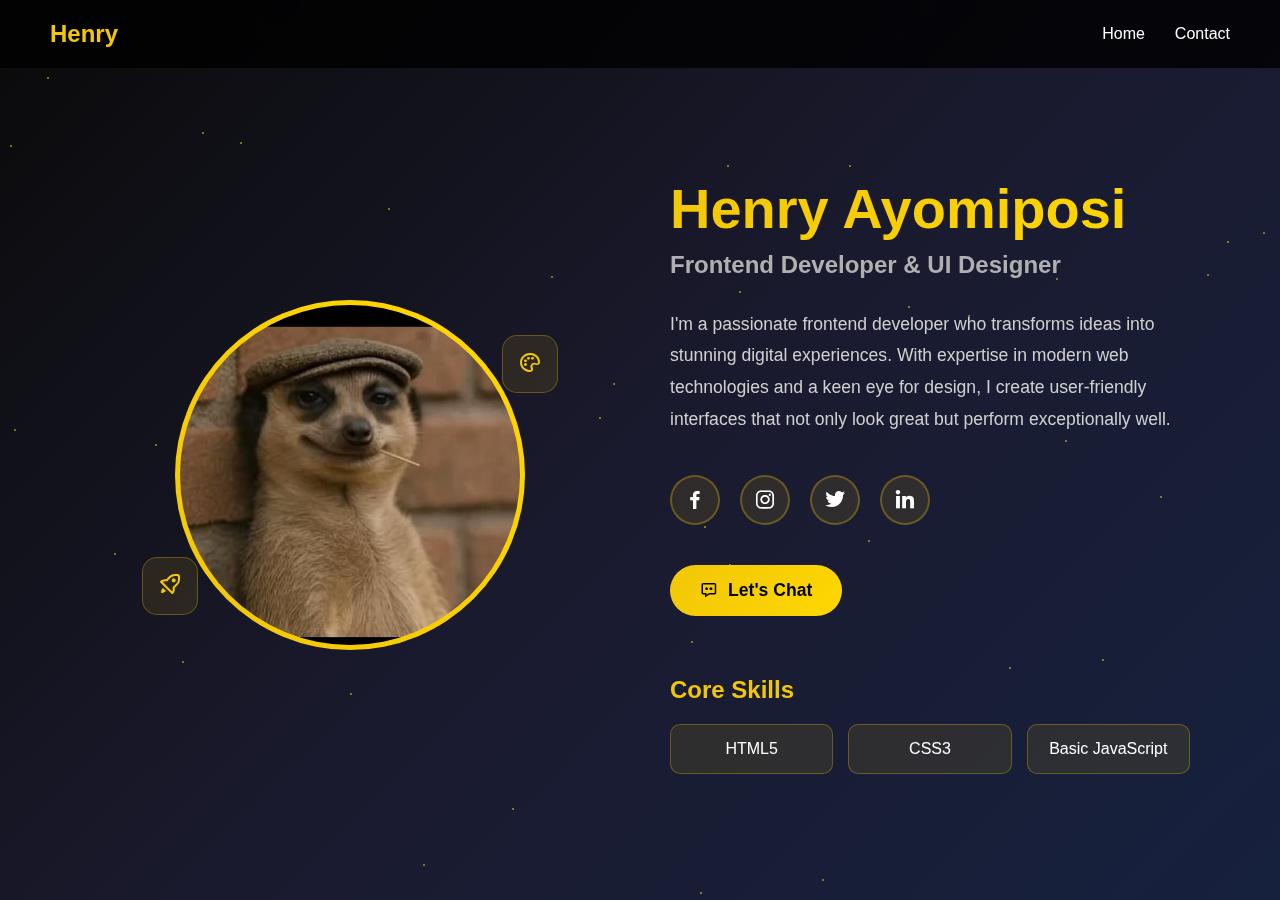
<file: index.html>
<!DOCTYPE html>
<html lang="en">
<head>
    <meta charset="UTF-8">
    <meta name="viewport" content="width=device-width, initial-scale=1.0">
    <meta name="description" content="Henry's personal portfolio showcasing frontend development skills and UI design expertise.">
    <title>Henry - Frontend Developer</title>
    <link rel="icon" href="/Images/fav.png" type="image/icon">
    <link href='https://unpkg.com/boxicons@2.1.4/css/boxicons.min.css' rel='stylesheet'>
    <link rel="stylesheet" href="CSS/style.css">
    <link href='https://unpkg.com/boxicons@2.1.4/css/boxicons.min.css' rel='stylesheet'>

    <style>

    </style>
</head>
<body>
    <!-- Animated background -->
    <div class="bg-animation" id="particles"></div>

    <!-- Navigation -->
    <nav>
        <div class="nav-content">
            <div class="logo">Henry</div>
            <div class="nav-links">
                <a href="/index.html">Home</a>
                <a href="/contact.html">Contact</a>
            </div>
        </div>
    </nav>

    <!-- Main content -->
    <div class="container">
        <div class="hero-section">
            <!-- Image section -->
            <div class="image-container">
                <div class="floating-element">
                    <i class='bx bx-code-alt' style="font-size: 1.5rem; color: #f1c708;"></i>
                </div>
                <div class="floating-element">
                    <i class='bx bx-palette' style="font-size: 1.5rem; color: #f1c708;"></i>
                </div>
                <div class="floating-element">
                    <i class='bx bx-rocket' style="font-size: 1.5rem; color: #f1c708;"></i>
                </div>
                <div class="image-wrapper">
                    <img src="Images/steeze.jpg" alt="Henry" class="profile-img">
                </div>
            </div>

            <!-- Content section -->
            <div class="content">
                <h1>Henry Ayomiposi</h1>
                <h3>Frontend Developer & UI Designer</h3>
                <p>I'm a passionate frontend developer who transforms ideas into stunning digital experiences. With expertise in modern web technologies and a keen eye for design, I create user-friendly interfaces that not only look great but perform exceptionally well.</p>

                <div class="social-icons">
                    <a href="https://www.facebook.com/henry.pehny" class="social-icon">
                        <i class='bx bxl-facebook'></i>
                    </a>
                    <a href="#" class="social-icon">
                        <i class='bx bxl-instagram'></i>
                    </a>
                    <a href="https://x.com/Henrypehny" class="social-icon">
                        <i class='bx bxl-twitter'></i>
                    </a>
                    <a href="https://www.linkedin.com/in/henry-ayomiposi-9281b1319/" class="social-icon">
                        <i class='bx bxl-linkedin'></i>
                    </a>

                </div>

                <div class="cta-buttons">
                    <a href="/contact.html" class="btn btn-primary">
                        <i class='bx bx-message-dots'></i>
                        Let's Chat
                    </a>
                </div>

                <div class="skills-section">
                    <h4 class="skills-title">Core Skills</h4>
                    <div class="skills-grid">
                        <div class="skill-item">HTML5</div>
                        <div class="skill-item">CSS3</div>
                        <div class="skill-item">Basic JavaScript</div>
                    </div>
                </div>
            </div>
        </div>
    </div>

    <script src="JS/main.js"></script>
</body>
</html>
</file>
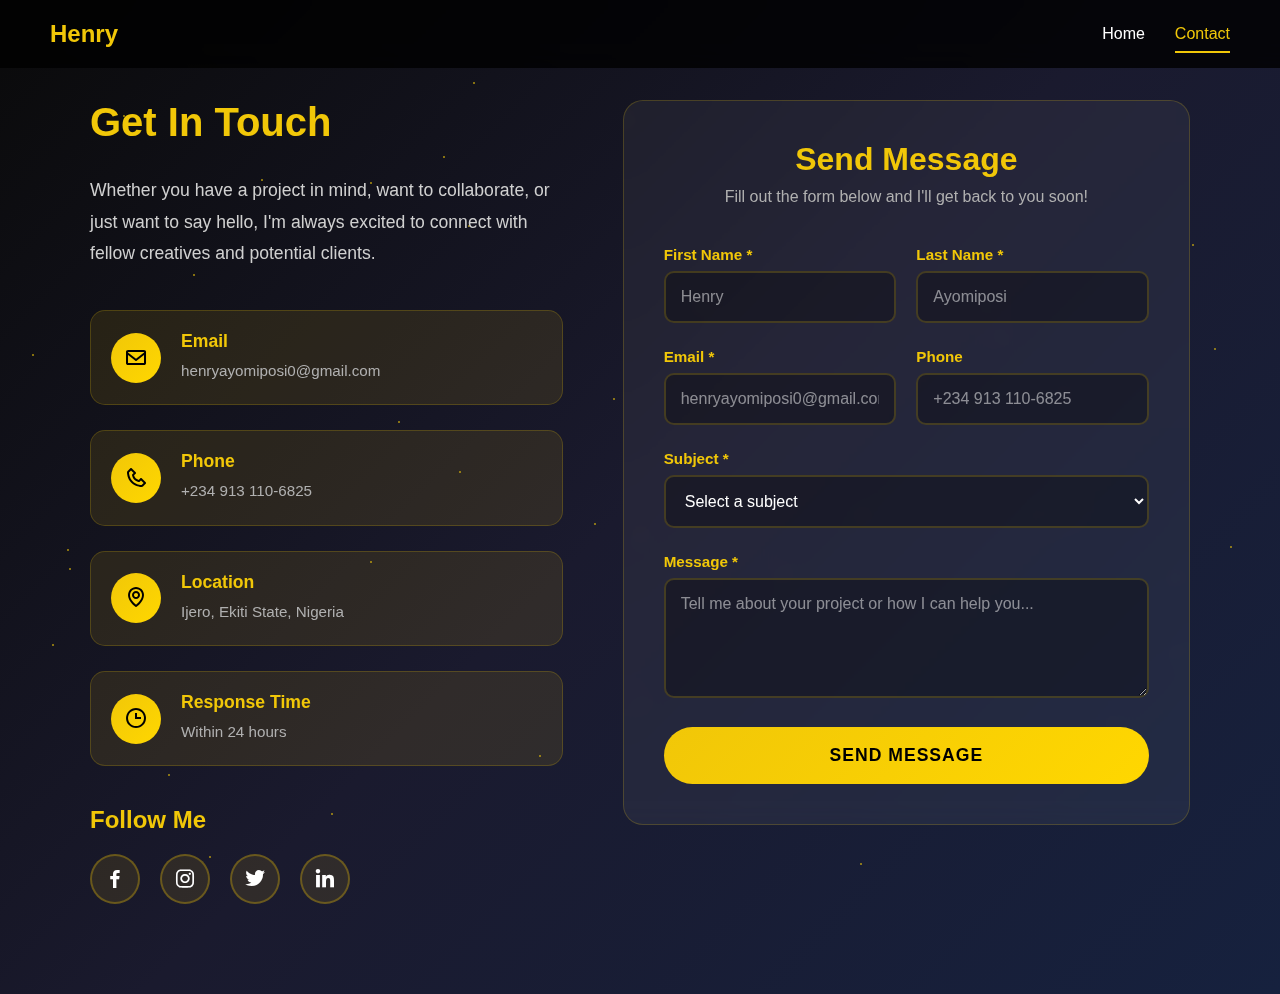
<file: contact.html>
<!DOCTYPE html>
<html lang="en">
<head>
    <meta charset="UTF-8">
    <meta name="viewport" content="width=device-width, initial-scale=1.0">
    <title>Contact - Henry | Frontend Developer</title>
    <link rel="icon" href="/Images/fav.png" type="image/icon">
    <link href='https://unpkg.com/boxicons@2.1.4/css/boxicons.min.css' rel='stylesheet'>
    <link rel="stylesheet" href="CSS/contact.css">
    <link rel="stylesheet" href="CSS/style.css">
</head>
<body>
    <!-- Animated background -->
    <div class="bg-animation" id="particles"></div>

    <!-- Navigation -->
    <nav>
        <div class="nav-content">
            <a href="index.html" class="logo">Henry</a>
            <div class="nav-links">
                <a href="index.html">Home</a>
                <a href="#contact" class="active">Contact</a>
            </div>
        </div>
    </nav>

    <!-- Main content -->
    <div class="container">

        <!-- Contact grid -->
        <div class="contact-grid">
            <!-- Contact info -->
            <div class="contact-info">
                <h2>Get In Touch</h2>
                <p>Whether you have a project in mind, want to collaborate, or just want to say hello, I'm always excited to connect with fellow creatives and potential clients.</p>

                <div class="contact-methods">
                    <div class="contact-item" onclick="window.location.href='mailto:henry@example.com'">
                        <div class="contact-icon">
                            <i class='bx bx-envelope'></i>
                        </div>
                        <div class="contact-details">
                            <h4>Email</h4>
                            <p>henryayomiposi0@gmail.com</p>
                        </div>
                    </div>

                    <div class="contact-item" onclick="window.location.href='tel:+1234567890'">
                        <div class="contact-icon">
                            <i class='bx bx-phone'></i>
                        </div>
                        <div class="contact-details">
                            <h4>Phone</h4>
                            <p>+234 913 110-6825</p>
                        </div>
                    </div>

                    <div class="contact-item">
                        <div class="contact-icon">
                            <i class='bx bx-map'></i>
                        </div>
                        <div class="contact-details">
                            <h4>Location</h4>
                            <p>Ijero, Ekiti State, Nigeria</p>
                        </div>
                    </div>

                    <div class="contact-item">
                        <div class="contact-icon">
                            <i class='bx bx-time'></i>
                        </div>
                        <div class="contact-details">
                            <h4>Response Time</h4>
                            <p>Within 24 hours</p>
                        </div>
                    </div>
                </div>

                <div class="social-section">
                    <h3>Follow Me</h3>
                    <div class="social-icons">
                      <a href="https://www.facebook.com/henry.pehny" class="social-icon">
                        <i class='bx bxl-facebook'></i>
                    </a>
                    <a href="#" class="social-icon">
                        <i class='bx bxl-instagram'></i>
                    </a>
                    <a href="https://x.com/Henrypehny" class="social-icon">
                        <i class='bx bxl-twitter'></i>
                    </a>
                    <a href="https://www.linkedin.com/in/henry-ayomiposi-9281b1319/" class="social-icon">
                        <i class='bx bxl-linkedin'></i>
                    </a>
                    </div>
                </div>
            </div>

            <!-- Contact form -->
            <div class="contact-form">
                <div class="form-header">
                    <h2>Send Message</h2>
                    <p>Fill out the form below and I'll get back to you soon!</p>
                </div>

                <form id="contactForm">
                    <div class="form-row">
                        <div class="form-group">
                            <label for="firstName">First Name *</label>
                            <input type="text" id="firstName" name="firstName" placeholder="Henry" required>
                        </div>
                        <div class="form-group">
                            <label for="lastName">Last Name *</label>
                            <input type="text" id="lastName" name="lastName" placeholder="Ayomiposi" required>
                        </div>
                    </div>

                    <div class="form-row">
                        <div class="form-group">
                            <label for="email">Email *</label>
                            <input type="email" id="email" name="email" placeholder="henryayomiposi0@gmail.com" required>
                        </div>
                        <div class="form-group">
                            <label for="phone">Phone</label>
                            <input type="tel" id="phone" name="phone" placeholder="+234 913 110-6825">
                        </div>
                    </div>

                    <div class="form-group">
                        <label for="subject">Subject *</label>
                        <select id="subject" name="subject" required>
                            <option value="">Select a subject</option>
                            <option value="web-development">Web Development</option>
                            <option value="ui-design">UI/UX Design</option>
                            <option value="consultation">Consultation</option>
                            <option value="collaboration">Collaboration</option>
                            <option value="other">Other</option>
                        </select>
                    </div>

                    <div class="form-group">
                        <label for="message">Message *</label>
                        <textarea id="message" name="message" placeholder="Tell me about your project or how I can help you..." required></textarea>
                    </div>

                    <button type="submit" class="submit-btn">
                        Send Message
                    </button>

                    

                    <div class="success-message" id="successMessage">
                        <i class='bx bx-check-circle' style="font-size: 2rem; margin-bottom: 10px;"></i>
                        <p>Thank you! Your message has been sent successfully. I'll get back to you within 24 hours.</p>
                    </div>
                </form>
            </div>
        </div>
    </div>

    <script src="JS/contact.js"></script>
    <script src="/JS/admin.js"></script>
</body>
</html>
</file>
<file: CSS/style.css>
* {
            margin: 0;
            padding: 0;
            box-sizing: border-box;
        }

        body {
            font-family: 'Inter', -apple-system, BlinkMacSystemFont, 'Segoe UI', Roboto, sans-serif;
            background: linear-gradient(135deg, #0a0a0a 0%, #1a1a2e 50%, #16213e 100%);
            color: white;
            min-height: 100vh;
            overflow-x: hidden;
        }

        /* Animated background particles */
        .bg-animation {
            position: fixed;
            top: 0;
            left: 0;
            width: 100%;
            height: 100%;
            pointer-events: none;
            z-index: -1;
        }

        .particle {
            position: absolute;
            width: 2px;
            height: 2px;
            background: #f1c708;
            border-radius: 50%;
            animation: float 6s ease-in-out infinite;
            opacity: 0.7;
        }

        @keyframes float {
            0%, 100% { transform: translateY(0px) rotate(0deg); opacity: 0.7; }
            50% { transform: translateY(-20px) rotate(180deg); opacity: 1; }
        }

        /* Navigation */
        nav {
            position: fixed;
            top: 0;
            left: 0;
            right: 0;
            padding: 20px 50px;
            background: rgba(0, 0, 0, 0.8);
            backdrop-filter: blur(10px);
            z-index: 1000;
            transition: all 0.3s ease;
        }

        .nav-content {
            display: flex;
            justify-content: space-between;
            align-items: center;
            max-width: 1200px;
            margin: 0 auto;
        }

        .logo {
            font-size: 1.5rem;
            font-weight: 700;
            color: #f1c708;
        }

        .nav-links {
            display: flex;
            gap: 30px;
        }

        .nav-links a {
            color: white;
            text-decoration: none;
            font-weight: 500;
            transition: color 0.3s ease;
            position: relative;
        }

        .nav-links a:hover {
            color: #f1c708;
        }

        .nav-links a::after {
            content: '';
            position: absolute;
            bottom: -5px;
            left: 0;
            width: 0;
            height: 2px;
            background: #f1c708;
            transition: width 0.3s ease;
        }

        .nav-links a:hover::after {
            width: 100%;
        }

        /* Main container */
        .container {
            display: flex;
            align-items: center;
            justify-content: center;
            min-height: 100vh;
            padding: 100px 50px 50px;
            max-width: 1200px;
            margin: 0 auto;
        }

        .hero-section {
            display: grid;
            grid-template-columns: 1fr 1fr;
            gap: 60px;
            align-items: center;
            width: 100%;
        }

        /* Image section */
        .image-container {
            position: relative;
            display: flex;
            justify-content: center;
            align-items: center;
        }

        .image-wrapper {
            position: relative;
            width: 350px;
            height: 350px;
            border-radius: 50%;
            overflow: hidden;
            background: linear-gradient(45deg, #f1c708, #ffd700);
            padding: 5px;
            animation: pulse 2s ease-in-out infinite alternate;
        }

        @keyframes pulse {
            0% { box-shadow: 0 0 0 0 rgba(241, 199, 8, 0.4); }
            100% { box-shadow: 0 0 0 20px rgba(241, 199, 8, 0); }
        }

        .profile-img {
            width: 100%;
            height: 100%;
            object-fit: cover;
            border-radius: 50%;
            transition: transform 0.3s ease;
        }

        .image-wrapper:hover .profile-img {
            transform: scale(1.05);
        }

        /* Floating elements around image */
        .floating-element {
            position: absolute;
            background: rgba(241, 199, 8, 0.1);
            backdrop-filter: blur(10px);
            border: 1px solid rgba(241, 199, 8, 0.3);
            border-radius: 15px;
            padding: 15px;
            animation: float 3s ease-in-out infinite;
        }

        .floating-element:nth-child(2) {
            top: 10%;
            right: 10%;
            animation-delay: -1s;
        }

        .floating-element:nth-child(3) {
            bottom: 10%;
            left: 10%;
            animation-delay: -2s;
        }

        .floating-element:nth-child(4) {
            top: 50%;
            right: -10%;
            animation-delay: -0.5s;
        }

        /* Content section */
        .content {
            space-y: 30px;
        }

        .content h1 {
            font-size: 3.5rem;
            font-weight: 800;
            background: linear-gradient(135deg, #f1c708 0%, #ffd700 100%);
            -webkit-background-clip: text;
            -webkit-text-fill-color: transparent;
            background-clip: text;
            margin-bottom: 10px;
            animation: slideInLeft 1s ease-out;
        }

        .content h3 {
            font-size: 1.5rem;
            color: #b0b0b0;
            margin-bottom: 30px;
            animation: slideInLeft 1s ease-out 0.2s both;
        }

        .content p {
            font-size: 1.1rem;
            line-height: 1.8;
            color: #d0d0d0;
            margin-bottom: 40px;
            animation: slideInLeft 1s ease-out 0.4s both;
        }

        @keyframes slideInLeft {
            from {
                opacity: 0;
                transform: translateX(-50px);
            }
            to {
                opacity: 1;
                transform: translateX(0);
            }
        }

        /* Social icons */
        .social-icons {
            display: flex;
            gap: 20px;
            margin-bottom: 40px;
            animation: slideInLeft 1s ease-out 0.6s both;
        }

        .social-icon {
            display: flex;
            align-items: center;
            justify-content: center;
            width: 50px;
            height: 50px;
            background: rgba(241, 199, 8, 0.1);
            border: 2px solid rgba(241, 199, 8, 0.3);
            border-radius: 50%;
            color: white;
            font-size: 1.5rem;
            text-decoration: none;
            transition: all 0.3s ease;
            position: relative;
            overflow: hidden;
        }

        .social-icon::before {
            content: '';
            position: absolute;
            top: 0;
            left: -100%;
            width: 100%;
            height: 100%;
            background: linear-gradient(90deg, transparent, rgba(241, 199, 8, 0.4), transparent);
            transition: left 0.5s ease;
        }

        .social-icon:hover::before {
            left: 100%;
        }

        .social-icon:hover {
            transform: translateY(-3px);
            border-color: #f1c708;
            box-shadow: 0 10px 20px rgba(241, 199, 8, 0.3);
        }

        /* CTA Buttons */
        .cta-buttons {
            display: flex;
            gap: 20px;
            animation: slideInLeft 1s ease-out 0.8s both;
        }

        .btn {
            padding: 15px 30px;
            border: none;
            border-radius: 50px;
            font-size: 1.1rem;
            font-weight: 600;
            cursor: pointer;
            transition: all 0.3s ease;
            text-decoration: none;
            display: inline-flex;
            align-items: center;
            gap: 10px;
            position: relative;
            overflow: hidden;
        }

        .btn-primary {
            background: linear-gradient(135deg, #f1c708 0%, #ffd700 100%);
            color: #000;
        }

        .btn-secondary {
            background: transparent;
            color: white;
            border: 2px solid #f1c708;
        }

        .btn::before {
            content: '';
            position: absolute;
            top: 0;
            left: -100%;
            width: 100%;
            height: 100%;
            background: linear-gradient(90deg, transparent, rgba(255, 255, 255, 0.2), transparent);
            transition: left 0.5s ease;
        }

        .btn:hover::before {
            left: 100%;
        }

        .btn:hover {
            transform: translateY(-2px);
            box-shadow: 0 10px 25px rgba(241, 199, 8, 0.4);
        }

        .btn-secondary:hover {
            background: #f1c708;
            color: #000;
        }

        /* Responsive design */
        @media (max-width: 768px) {
            nav {
                padding: 15px 20px;
            }

            .nav-links {
                display: none;
            }

            .container {
                padding: 80px 20px 30px;
            }

            .hero-section {
                grid-template-columns: 1fr;
                gap: 40px;
                text-align: center;
            }

            .content h1 {
                font-size: 2.5rem;
            }

            .image-wrapper {
                width: 280px;
                height: 280px;
            }

            .floating-element {
                display: none;
            }

            .cta-buttons {
                flex-direction: column;
                align-items: center;
            }
        }

        @media (max-width: 480px) {
            .content h1 {
                font-size: 2rem;
            }

            .image-wrapper {
                width: 250px;
                height: 250px;
            }

            .btn {
                width: 100%;
                justify-content: center;
            }
        }

        /* Skills section */
        .skills-section {
            margin-top: 60px;
            animation: slideInLeft 1s ease-out 1s both;
        }

        .skills-title {
            font-size: 1.5rem;
            color: #f1c708;
            margin-bottom: 20px;
        }

        .skills-grid {
            display: grid;
            grid-template-columns: repeat(auto-fit, minmax(120px, 1fr));
            gap: 15px;
        }

        .skill-item {
            background: rgba(241, 199, 8, 0.1);
            border: 1px solid rgba(241, 199, 8, 0.3);
            border-radius: 10px;
            padding: 15px;
            text-align: center;
            transition: all 0.3s ease;
        }

        .skill-item:hover {
            transform: translateY(-5px);
            border-color: #f1c708;
            box-shadow: 0 10px 20px rgba(241, 199, 8, 0.2);
        }
</file>
<file: CSS/contact.css>
* {
            margin: 0;
            padding: 0;
            box-sizing: border-box;
        }

        body {
            font-family: 'Inter', 'Segoe UI', 'Roboto', sans-serif;
            background: linear-gradient(135deg, #0a0a0a 0%, #1a1a2e 50%, #16213e 100%);
            color: white;
            min-height: 100vh;
            overflow-x: hidden;
        }

        /* Animated background */
        .bg-animation {
            position: fixed;
            top: 0;
            left: 0;
            width: 100%;
            height: 100%;
            pointer-events: none;
            z-index: -1;
        }

        .particle {
            position: absolute;
            width: 3px;
            height: 3px;
            background: #f1c708;
            border-radius: 50%;
            animation: float 8s ease-in-out infinite;
            opacity: 0.6;
        }

        @keyframes float {
            0%, 100% { transform: translateY(0px) rotate(0deg); opacity: 0.6; }
            50% { transform: translateY(-30px) rotate(180deg); opacity: 1; }
        }

        /* Navigation */
        nav {
            position: fixed;
            top: 0;
            left: 0;
            right: 0;
            padding: 20px 50px;
            background: rgba(0, 0, 0, 0.9);
            backdrop-filter: blur(15px);
            z-index: 1000;
            transition: all 0.3s ease;
        }

        .nav-content {
            display: flex;
            justify-content: space-between;
            align-items: center;
            max-width: 1200px;
            margin: 0 auto;
        }

        .logo {
            font-size: 1.8rem;
            font-weight: 700;
            color: #f1c708;
            text-decoration: none;
        }

        .nav-links {
            display: flex;
            gap: 30px;
        }

        .nav-links a {
            color: white;
            text-decoration: none;
            font-weight: 500;
            transition: all 0.3s ease;
            position: relative;
            padding: 5px 0;
        }

        .nav-links a.active,
        .nav-links a:hover {
            color: #f1c708;
        }

        .nav-links a::after {
            content: '';
            position: absolute;
            bottom: 0;
            left: 0;
            width: 0;
            height: 2px;
            background: #f1c708;
            transition: width 0.3s ease;
        }

        .nav-links a.active::after,
        .nav-links a:hover::after {
            width: 100%;
        }

        /* Main container */
        .container {
            max-width: 1200px;
            margin:  auto;
            padding: 120px 50px 50px;
        }

/* Contact grid */
        .contact-grid {
            display: grid;
            grid-template-columns: 1fr 1.2fr;
            gap: 60px;
            align-items: start;
        }

        /* Contact info section */
        .contact-info {
            animation: slideInLeft 1s ease-out 0.3s both;
        }

        .contact-info h2 {
            font-size: 2.5rem;
            color: #f1c708;
            margin-bottom: 30px;
            font-weight: 700;
        }

        .contact-info p {
            font-size: 1.1rem;
            color: #d0d0d0;
            line-height: 1.8;
            margin-bottom: 40px;
        }

        .contact-methods {
            display: flex;
            flex-direction: column;
            gap: 25px;
            margin-bottom: 40px;
        }

        .contact-item {
            display: flex;
            align-items: center;
            gap: 20px;
            padding: 20px;
            background: rgba(241, 199, 8, 0.1);
            border: 1px solid rgba(241, 199, 8, 0.2);
            border-radius: 15px;
            transition: all 0.3s ease;
            cursor: pointer;
        }

        .contact-item:hover {
            background: rgba(241, 199, 8, 0.15);
            border-color: rgba(241, 199, 8, 0.4);
            transform: translateX(10px);
        }

        .contact-icon {
            display: flex;
            align-items: center;
            justify-content: center;
            width: 50px;
            height: 50px;
            background: linear-gradient(135deg, #f1c708, #ffd700);
            border-radius: 50%;
            color: #000;
            font-size: 1.5rem;
        }

        .contact-details h4 {
            color: #f1c708;
            font-size: 1.1rem;
            margin-bottom: 5px;
        }

        .contact-details p {
            color: #b0b0b0;
            font-size: 0.95rem;
            margin: 0;
        }

        /* Social media section */
        .social-section {
            margin-top: 40px;
        }

        .social-section h3 {
            color: #f1c708;
            font-size: 1.5rem;
            margin-bottom: 20px;
        }

        .social-icons {
            display: flex;
            gap: 15px;
            flex-wrap: wrap;
        }

        .social-icon {
            display: flex;
            align-items: center;
            justify-content: center;
            width: 55px;
            height: 55px;
            background: rgba(241, 199, 8, 0.1);
            border: 2px solid rgba(241, 199, 8, 0.3);
            border-radius: 50%;
            color: white;
            font-size: 1.5rem;
            text-decoration: none;
            transition: all 0.3s ease;
            position: relative;
            overflow: hidden;
        }

        .social-icon::before {
            content: '';
            position: absolute;
            top: 0;
            left: -100%;
            width: 100%;
            height: 100%;
            background: linear-gradient(90deg, transparent, rgba(241, 199, 8, 0.4), transparent);
            transition: left 0.5s ease;
        }

        .social-icon:hover::before {
            left: 100%;
        }

        .social-icon:hover {
            transform: translateY(-5px) scale(1.1);
            border-color: #f1c708;
            box-shadow: 0 15px 30px rgba(241, 199, 8, 0.4);
        }

        /* Contact form */
        .contact-form {
            background: rgba(255, 255, 255, 0.05);
            border: 1px solid rgba(241, 199, 8, 0.2);
            border-radius: 20px;
            padding: 40px;
            backdrop-filter: blur(10px);
            animation: slideInRight 1s ease-out 0.5s both;
        }

        .form-header {
            text-align: center;
            margin-bottom: 40px;
        }

        .form-header h2 {
            font-size: 2rem;
            color: #f1c708;
            margin-bottom: 10px;
        }

        .form-header p {
            color: #b0b0b0;
        }

        .form-group {
            margin-bottom: 25px;
        }

        .form-row {
            display: grid;
            grid-template-columns: 1fr 1fr;
            gap: 20px;
        }

        label {
            display: block;
            color: #f1c708;
            font-weight: 600;
            margin-bottom: 8px;
            font-size: 0.95rem;
        }

        input, textarea, select {
            width: 100%;
            padding: 15px;
            background: rgba(0, 0, 0, 0.3);
            border: 2px solid rgba(241, 199, 8, 0.2);
            border-radius: 10px;
            color: white;
            font-size: 1rem;
            transition: all 0.3s ease;
            resize: vertical;
        }

        input:focus, textarea:focus, select:focus {
            outline: none;
            border-color: #f1c708;
            box-shadow: 0 0 20px rgba(241, 199, 8, 0.2);
            background: rgba(0, 0, 0, 0.5);
        }

        input::placeholder, textarea::placeholder {
            color: rgba(255, 255, 255, 0.5);
        }

        textarea {
            min-height: 120px;
            font-family: inherit;
        }

        select {
            cursor: pointer;
        }

        select option {
            background: #1a1a2e;
            color: white;
        }

        .submit-btn {
            width: 100%;
            padding: 18px;
            background: linear-gradient(135deg, #f1c708 0%, #ffd700 100%);
            color: #000;
            border: none;
            border-radius: 50px;
            font-size: 1.1rem;
            font-weight: 700;
            cursor: pointer;
            transition: all 0.3s ease;
            position: relative;
            overflow: hidden;
            text-transform: uppercase;
            letter-spacing: 1px;
        }

        .submit-btn::before {
            content: '';
            position: absolute;
            top: 0;
            left: -100%;
            width: 100%;
            height: 100%;
            background: linear-gradient(90deg, transparent, rgba(255, 255, 255, 0.3), transparent);
            transition: left 0.5s ease;
        }

        .submit-btn:hover::before {
            left: 100%;
        }

        .submit-btn:hover {
            transform: translateY(-3px);
            box-shadow: 0 15px 35px rgba(241, 199, 8, 0.4);
        }

        .submit-btn:active {
            transform: translateY(-1px);
        }

        

        @keyframes slideInLeft {
            from {
                opacity: 0;
                transform: translateX(-50px);
            }
            to {
                opacity: 1;
                transform: translateX(0);
            }
        }

        @keyframes slideInRight {
            from {
                opacity: 0;
                transform: translateX(50px);
            }
            to {
                opacity: 1;
                transform: translateX(0);
            }
        }

        /* Success message */
        .success-message {
            display: none;
            background: rgba(34, 197, 94, 0.1);
            border: 2px solid rgba(34, 197, 94, 0.3);
            border-radius: 10px;
            padding: 20px;
            margin-top: 20px;
            text-align: center;
            color: #22c55e;
            animation: fadeInUp 0.5s ease-out;
        }

        /* Responsive design */
        @media (max-width: 968px) {
            .contact-grid {
                grid-template-columns: 1fr;
                gap: 50px;
            }

            .contact-form {
                order: -1;
            }
        }

        @media (max-width: 768px) {
            nav {
                padding: 15px 20px;
            }

            .nav-links {
                display: none;
            }

            .container {
                padding: 100px 20px 30px;
            }

            .page-header h1 {
                font-size: 2.5rem;
            }

            .page-header p {
                font-size: 1.1rem;
            }

            .contact-info h2 {
                font-size: 2rem;
            }

            .form-row {
                grid-template-columns: 1fr;
            }

            .contact-form {
                padding: 30px 20px;
            }

            .social-icons {
                justify-content: center;
            }
        }

        @media (max-width: 480px) {
            .page-header h1 {
                font-size: 2rem;
            }

            .contact-item {
                flex-direction: column;
                text-align: center;
                gap: 15px;
            }

            .contact-item:hover {
                transform: translateY(-5px);
            }
        }

        /* Loading state */
        .loading {
            pointer-events: none;
            opacity: 0.7;
        }

        .loading .submit-btn::after {
            content: '';
            position: absolute;
            top: 50%;
            left: 50%;
            width: 20px;
            height: 20px;
            margin: -10px 0 0 -10px;
            border: 2px solid transparent;
            border-top: 2px solid #000;
            border-radius: 50%;
            animation: spin 1s linear infinite;
        }

        @keyframes spin {
            0% { transform: rotate(0deg); }
            100% { transform: rotate(360deg); }
        }
</file>
